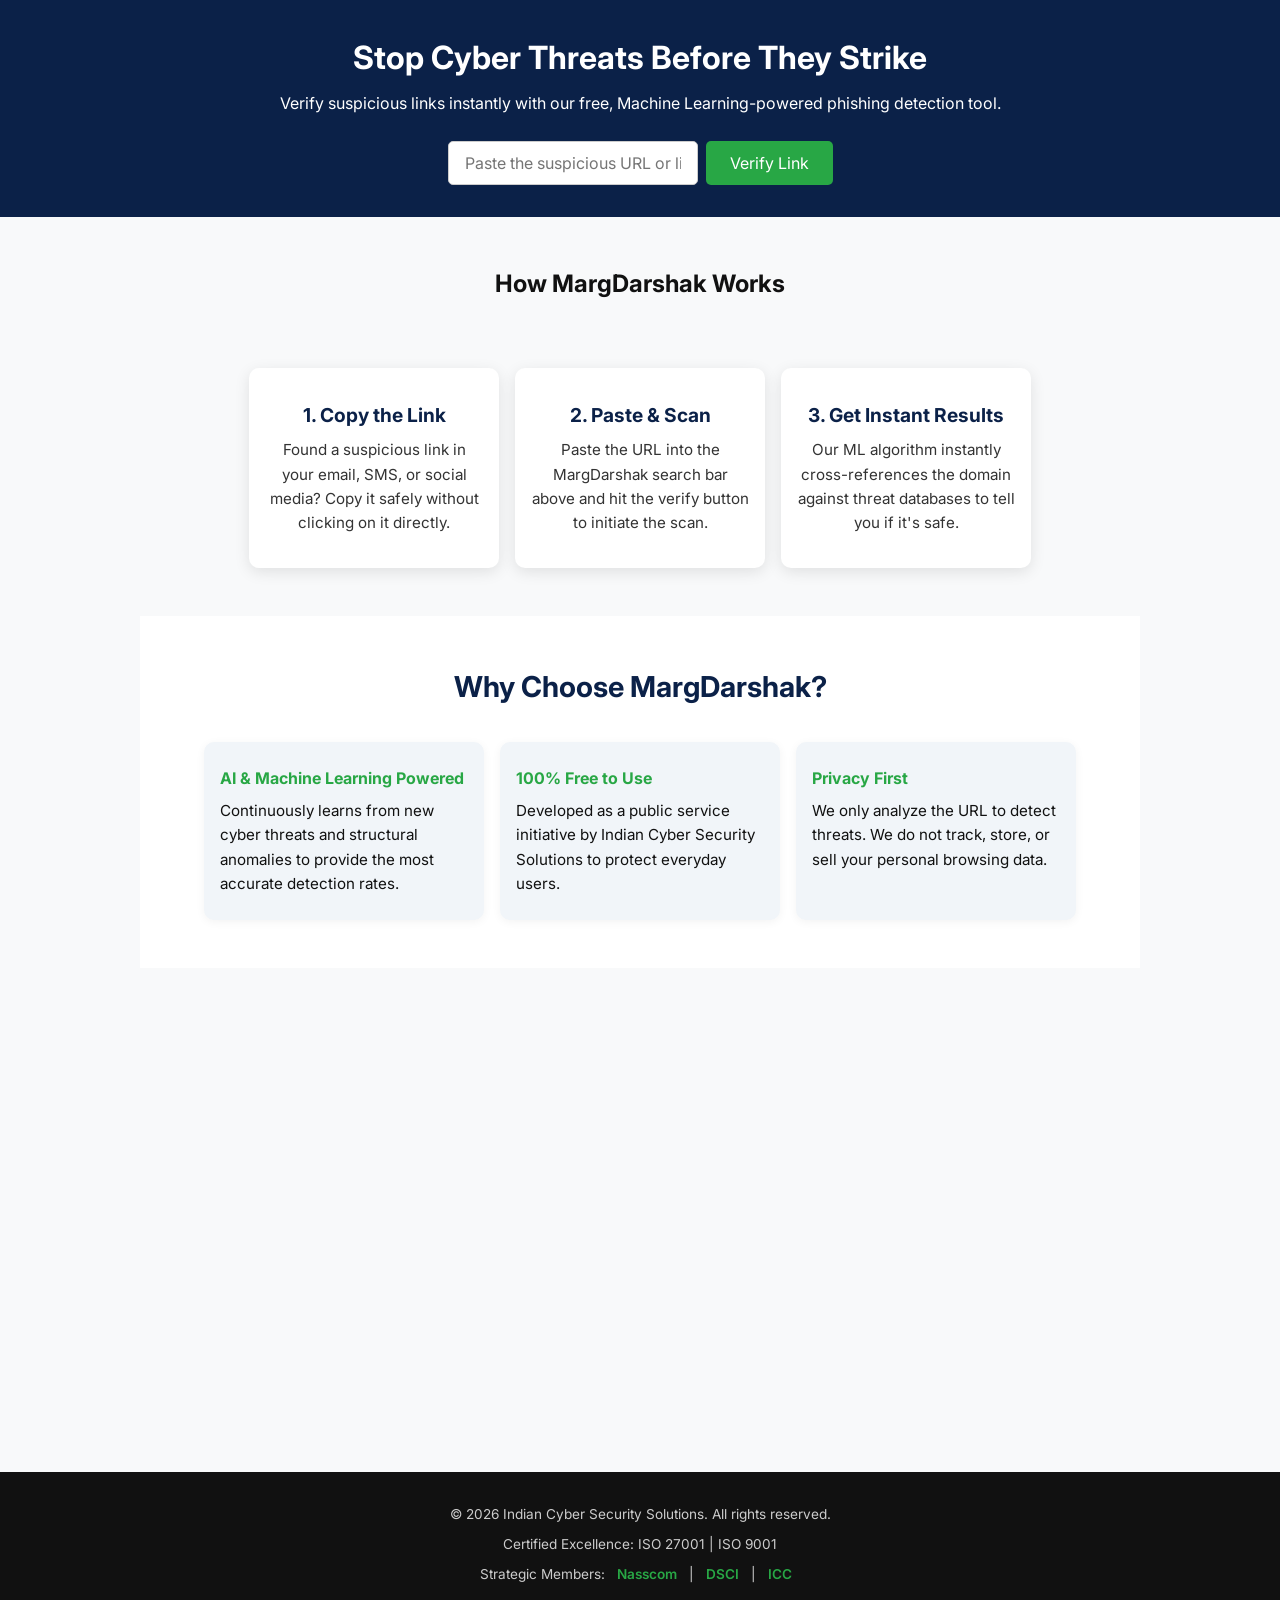
<file: The phishing project/index.html>
<!DOCTYPE html>
<html lang="en">
<head>
  <meta charset="UTF-8">
  <meta name="viewport" content="width=device-width, initial-scale=1.0">
  <title>MargDarshak - Cyber Security Tool</title>
  <link href="https://fonts.googleapis.com/css2?family=Inter:wght@400;600;700&display=swap" rel="stylesheet">
  <link rel="stylesheet" href="style.css">
</head>
<body>

  <!-- Header Section -->
  <header>
    <h1>Stop Cyber Threats Before They Strike</h1>
    <p>Verify suspicious links instantly with our free, Machine Learning-powered phishing detection tool.</p>
    <div class="url-input">
      <input type="text" id="url" placeholder="Paste the suspicious URL or link here">
      <button onclick="verifyLink()">Verify Link</button>
    </div>
  </header>

  <!-- How it works -->
  <section class="how-it-works">
    <h2 style="text-align:center; margin-bottom:2rem;">How MargDarshak Works</h2>
    <div class="steps">
      <div class="step">
        <h3>1. Copy the Link</h3>
        <p>Found a suspicious link in your email, SMS, or social media? Copy it safely without clicking on it directly.</p>
      </div>
      <div class="step">
        <h3>2. Paste & Scan</h3>
        <p>Paste the URL into the MargDarshak search bar above and hit the verify button to initiate the scan.</p>
      </div>
      <div class="step">
        <h3>3. Get Instant Results</h3>
        <p>Our ML algorithm instantly cross-references the domain against threat databases to tell you if it's safe.</p>
      </div>
    </div>
  </section>

  <!-- Why Choose -->
  <section class="why-choose">
    <h2>Why Choose MargDarshak?</h2>
    <div class="features">
      <div class="feature">
        <h4>AI & Machine Learning Powered</h4>
        <p>Continuously learns from new cyber threats and structural anomalies to provide the most accurate detection rates.</p>
      </div>
      <div class="feature">
        <h4>100% Free to Use</h4>
        <p>Developed as a public service initiative by Indian Cyber Security Solutions to protect everyday users.</p>
      </div>
      <div class="feature">
        <h4>Privacy First</h4>
        <p>We only analyze the URL to detect threats. We do not track, store, or sell your personal browsing data.</p>
      </div>
    </div>
  </section>

  <!-- Video Section -->
  <section class="video-section">
    <iframe src="https://www.youtube.com/embed/dQw4w9WgXcQ" title="MargDarshak Video" frameborder="0" allowfullscreen></iframe>
  </section>

  <!-- Footer -->
  <footer>
    <p>© 2026 Indian Cyber Security Solutions. All rights reserved.</p>
    <p>Certified Excellence: ISO 27001 | ISO 9001</p>
    <p>Strategic Members: <a href="#">Nasscom</a> | <a href="#">DSCI</a> | <a href="#">ICC</a></p>
  </footer>

  <script>
    function verifyLink() {
      const url = document.getElementById('url').value;
      if(url){
        alert("Verification request sent for: " + url);
      } else {
        alert("Please enter a URL first.");
      }
    }
  </script>

</body>
</html>
</file>
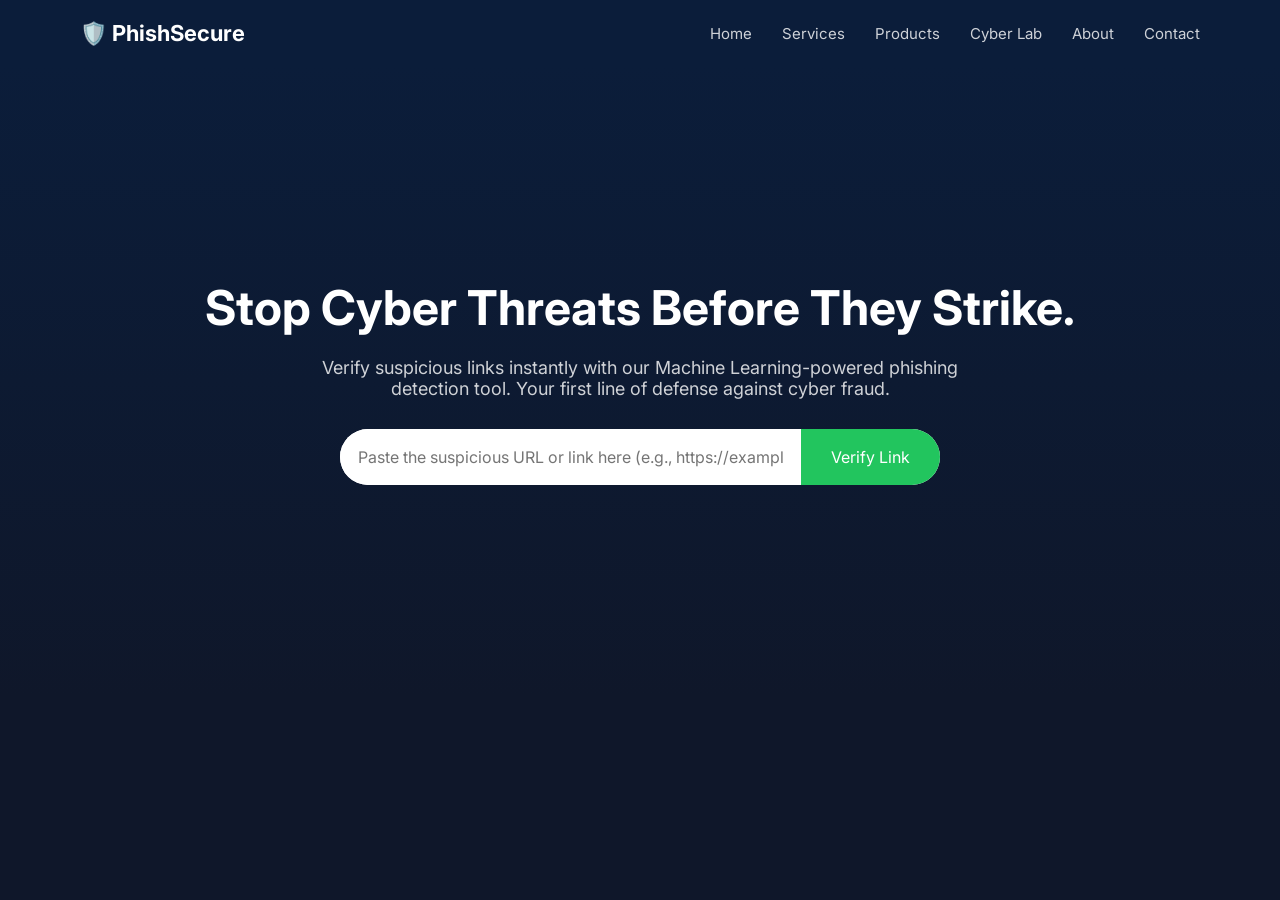
<file: Im_pro.html>
<!DOCTYPE html>
<html lang="en">
<head>
<meta charset="UTF-8">
<meta name="viewport" content="width=device-width, initial-scale=1.0">

<title>PhishGuard - URL Detector</title>

<link rel="stylesheet" href="im_pro.css">
<link href="https://fonts.googleapis.com/css2?family=Inter:wght@400;600;700&display=swap" rel="stylesheet">

</head>

<body>

<!-- NAVBAR -->
<nav class="navbar">
    <div class="logo">🛡️ PhishSecure</div>
    <ul class="menu">
        <li>Home</li>
        <li>Services</li>
        <li>Products</li>
        <li>Cyber Lab</li>
        <li>About</li>
        <li>Contact</li>
    </ul>
</nav>


<!-- HERO SECTION -->
<section class="hero">

    <h1>Stop Cyber Threats Before They Strike.</h1>

    <p>
        Verify suspicious links instantly with our Machine Learning-powered
        phishing detection tool. Your first line of defense against cyber fraud.
    </p>

    <div class="search-box">
        <input type="text" id="urlInput" placeholder="Paste the suspicious URL or link here (e.g., https://example.com)">
        <button onclick="checkPhishing()">Verify Link</button>
    </div>

</section>


<!-- RESULT SECTION -->
<div class="container">

<div id="loading" class="hidden">
    <div class="spinner"></div>
    <p>Analyzing URL structure...</p>
</div>

<div id="result" class="hidden">

    <div class="score-card">
        <h2 id="statusText">Status</h2>

        <div class="score-circle" id="scoreCircle">
            <span id="scoreValue">0</span>%
        </div>
    </div>

    <div class="details">
        <h3>Analysis Details:</h3>
        <ul id="warningsList"></ul>
    </div>

</div>

</div>


<script>

async function checkPhishing() {

const url = document.getElementById('urlInput').value;
const resultDiv = document.getElementById('result');
const loadingDiv = document.getElementById('loading');
const warningsList = document.getElementById('warningsList');

if (!url) {
alert("Please enter a URL");
return;
}

resultDiv.classList.add('hidden');
loadingDiv.classList.remove('hidden');
warningsList.innerHTML = '';

try {

const response = await fetch('/analyze', {
method: 'POST',
headers: { 'Content-Type': 'application/json' },
body: JSON.stringify({ url: url })
});

const data = await response.json();

loadingDiv.classList.add('hidden');
resultDiv.classList.remove('hidden');

document.getElementById('statusText').innerText = data.status;
document.getElementById('statusText').style.color = data.color;

document.getElementById('scoreValue').innerText = data.score;

const circle = document.getElementById('scoreCircle');
circle.style.borderColor = data.color;
circle.style.color = data.color;

data.warnings.forEach(warning => {
const li = document.createElement('li');
li.innerText = warning;
warningsList.appendChild(li);
});

}

catch (error) {

loadingDiv.classList.add('hidden');
alert("Error analyzing URL");

}

}

</script>

</body>

</html>
</file>
<file: The phishing project/style.css>
/* ----------------- Reset & Base ----------------- */
* {
  margin: 0;
  padding: 0;
  box-sizing: border-box;
  font-family: 'Inter', sans-serif;
}
body {
  background-color: #f8f9fa;
  color: #111;
  line-height: 1.6;
}
a {
  text-decoration: none;
  color: inherit;
}
img {
  max-width: 100%;
  display: block;
}

/* ----------------- Header ----------------- */
header {
  background: #0B2148;
  color: #fff;
  padding: 2rem 1rem;
  text-align: center;
}
header h1 {
  font-size: 2rem;
  margin-bottom: 0.5rem;
}
header p {
  font-size: 1rem;
  margin-bottom: 1.5rem;
}
.url-input {
  display: flex;
  justify-content: center;
  flex-wrap: wrap;
  gap: 0.5rem;
  margin-top: 1rem;
}
.url-input input {
  padding: 0.7rem 1rem;
  font-size: 1rem;
  border-radius: 5px;
  border: 1px solid #ccc;
  width: 250px;
}
.url-input button {
  padding: 0.7rem 1.5rem;
  font-size: 1rem;
  background: #28a745;
  color: #fff;
  border: none;
  border-radius: 5px;
  cursor: pointer;
  transition: 0.3s;
}
.url-input button:hover {
  background: #218838;
}

/* ----------------- How it works ----------------- */
.how-it-works {
  padding: 3rem 1rem;
  display: flex;
  flex-direction: column;
  gap: 2rem;
  max-width: 1000px;
  margin: auto;
}
.steps {
  display: flex;
  flex-wrap: wrap;
  gap: 1rem;
  justify-content: center;
}
.step {
  background: #fff;
  border-radius: 10px;
  padding: 2rem 1rem;
  width: 250px;
  text-align: center;
  box-shadow: 0 4px 15px rgba(0,0,0,0.1);
  transition: transform 0.3s;
}
.step:hover {
  transform: translateY(-5px);
}
.step h3 {
  margin-bottom: 0.5rem;
  font-size: 1.2rem;
  color: #0B2148;
}
.step p {
  font-size: 0.95rem;
  color: #333;
}

/* ----------------- Why choose ----------------- */
.why-choose {
  background: #fff;
  padding: 3rem 1rem;
  max-width: 1000px;
  margin: auto;
  text-align: center;
}
.why-choose h2 {
  font-size: 1.8rem;
  margin-bottom: 2rem;
  color: #0B2148;
}
.features {
  display: flex;
  flex-wrap: wrap;
  gap: 1rem;
  justify-content: center;
}
.feature {
  background: #f1f5f9;
  padding: 1.5rem 1rem;
  border-radius: 10px;
  width: 280px;
  text-align: left;
  box-shadow: 0 2px 10px rgba(0,0,0,0.05);
}
.feature h4 {
  margin-bottom: 0.5rem;
  color: #28a745;
}
.feature p {
  font-size: 0.95rem;
}

/* ----------------- Video Section ----------------- */
.video-section {
  text-align: center;
  margin: 3rem 1rem;
}
.video-section iframe {
  width: 90%;
  max-width: 700px;
  height: 400px;
  border-radius: 10px;
}

/* ----------------- Footer ----------------- */
footer {
  background: #111;
  color: #fff;
  padding: 2rem 1rem;
  text-align: center;
}
footer p {
  margin-bottom: 0.5rem;
  font-size: 0.85rem;
  color: #ccc;
}
footer a {
  color: #28a745;
  margin: 0 0.5rem;
  font-weight: 600;
}

/* ----------------- Responsive ----------------- */
@media(max-width:768px){
  .steps, .features {
    flex-direction: column;
    align-items: center;
  }
  .url-input input {
    width: 100%;
  }
}
</file>
<file: im_pro.css>
*{
margin:0;
padding:0;
box-sizing:border-box;
font-family: 'Inter', sans-serif;
}

body{
background:#0f172a;
color:white;
}

/* NAVBAR */

.navbar{
display:flex;
justify-content:space-between;
align-items:center;
padding:20px 80px;
background:#0b1d3a;
}

.logo{
font-size:22px;
font-weight:700;
}

.menu{
display:flex;
list-style:none;
gap:30px;
font-size:15px;
}

.menu li{
cursor:pointer;
opacity:0.8;
}

.menu li:hover{
opacity:1;
}


/* HERO SECTION */

.hero{
height:70vh;
display:flex;
flex-direction:column;
justify-content:center;
align-items:center;
text-align:center;
padding:20px;
background:linear-gradient(180deg,#0b1d3a,#0f172a);
}

.hero h1{
font-size:48px;
font-weight:700;
margin-bottom:20px;
}

.hero p{
font-size:18px;
max-width:700px;
opacity:0.8;
margin-bottom:30px;
}


/* SEARCH BOX */

.search-box{
display:flex;
background:white;
border-radius:40px;
overflow:hidden;
width:600px;
max-width:90%;
}

.search-box input{
flex:1;
padding:18px;
border:none;
outline:none;
font-size:16px;
}

.search-box button{
background:#22c55e;
border:none;
color:white;
padding:0 30px;
font-size:16px;
cursor:pointer;
}


/* RESULT */

.container{
text-align:center;
padding:40px;
}

.score-circle{
width:120px;
height:120px;
border:6px solid #22c55e;
border-radius:50%;
display:flex;
align-items:center;
justify-content:center;
font-size:30px;
margin:20px auto;
}

.details{
max-width:600px;
margin:auto;
text-align:left;
}

.hidden{
display:none;
}


/* SPINNER */

.spinner{
width:40px;
height:40px;
border:4px solid #ddd;
border-top:4px solid #22c55e;
border-radius:50%;
animation:spin 1s linear infinite;
margin:auto;
}

@keyframes spin{
0%{transform:rotate(0deg);}
100%{transform:rotate(360deg);}
}
</file>
